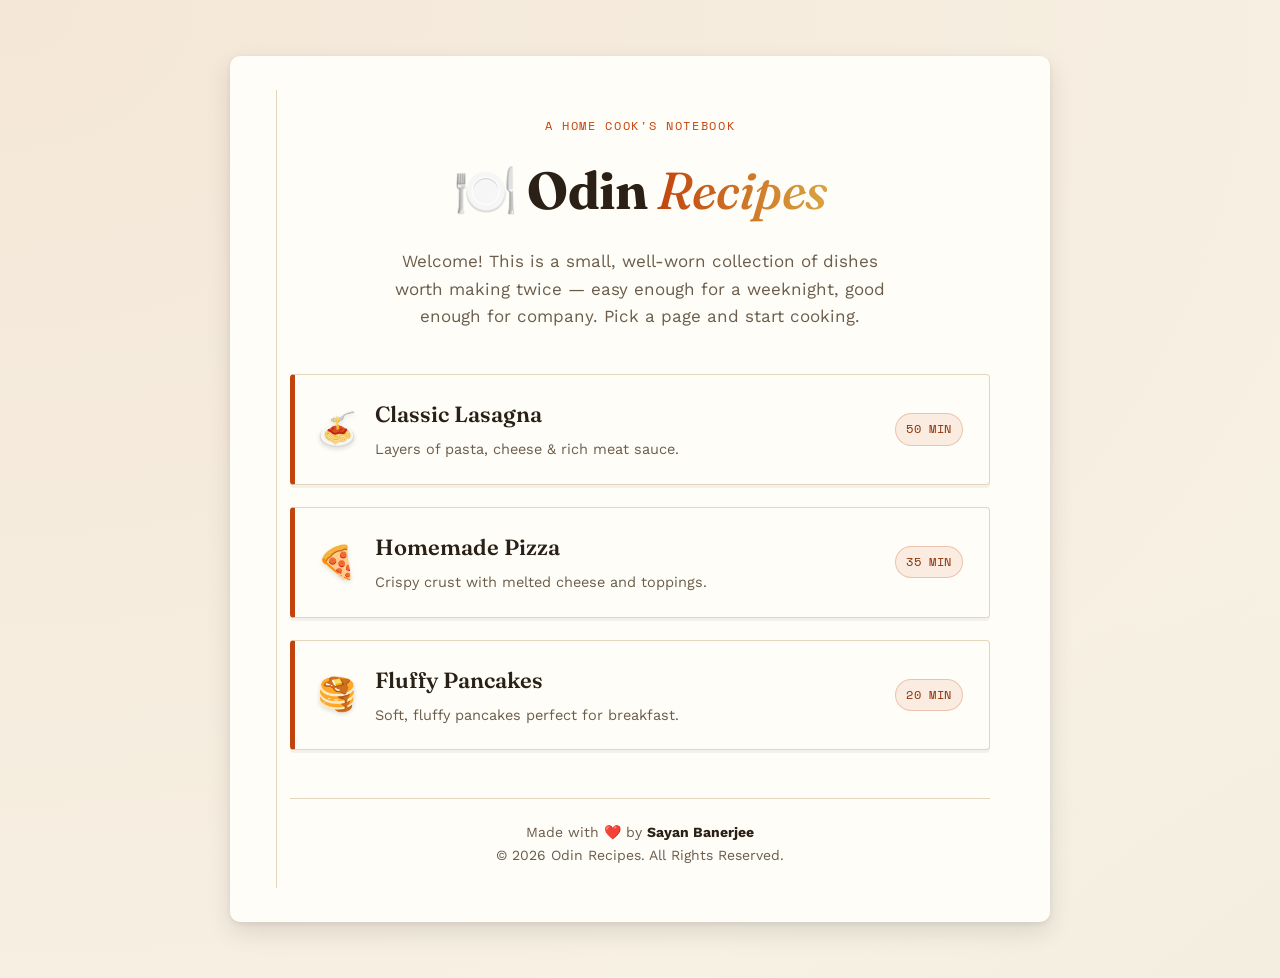
<file: index.html>
<!DOCTYPE html>
<html lang="en">
<head>
    <meta charset="UTF-8">
    <meta name="viewport" content="width=device-width, initial-scale=1.0">
    <title>Odin Recipes</title>

    <link rel="stylesheet" href="style.css">
</head>

<body>

    <div class="container">

        <header data-reveal>
            <span class="eyebrow">A Home Cook's Notebook</span>
            <h1><span class="emoji-float">🍽️</span> Odin <em>Recipes</em></h1>

            <p class="intro">
                Welcome! This is a small, well-worn collection of dishes worth
                making twice — easy enough for a weeknight, good enough for
                company. Pick a page and start cooking.
            </p>
        </header>

        <main>

            <ul class="recipe-list stagger">

                <li data-reveal>
                    <a href="recipes/lasagna.html">
                        <span class="recipe-emoji">🍝</span>
                        <span class="recipe-text">
                            <strong>Classic Lasagna</strong>
                            <small>Layers of pasta, cheese &amp; rich meat sauce.</small>
                        </span>
                        <span class="recipe-tag">50 min</span>
                    </a>
                </li>

                <li data-reveal>
                    <a href="recipes/pizza.html">
                        <span class="recipe-emoji">🍕</span>
                        <span class="recipe-text">
                            <strong>Homemade Pizza</strong>
                            <small>Crispy crust with melted cheese and toppings.</small>
                        </span>
                        <span class="recipe-tag">35 min</span>
                    </a>
                </li>

                <li data-reveal>
                    <a href="recipes/pancakes.html">
                        <span class="recipe-emoji">🥞</span>
                        <span class="recipe-text">
                            <strong>Fluffy Pancakes</strong>
                            <small>Soft, fluffy pancakes perfect for breakfast.</small>
                        </span>
                        <span class="recipe-tag">20 min</span>
                    </a>
                </li>

            </ul>

        </main>

        <footer data-reveal>
            <p>Made with ❤️ by <strong>Sayan Banerjee</strong></p>
            <p>© 2026 Odin Recipes. All Rights Reserved.</p>
        </footer>

    </div>

    <script src="script.js"></script>
</body>
</html>
</file>
<file: style.css>
/* ==================================================
   Odin Recipes — "Kitchen Notebook" design system
   A handwritten cookbook feel: torn paper, taped
   photos, and stamped stat cards.
================================================== */

@import url('https://fonts.googleapis.com/css2?family=Fraunces:ital,opsz,wght@0,9..144,400;0,9..144,600;0,9..144,700;1,9..144,500&family=Work+Sans:wght@400;500;600&family=Space+Mono:wght@400;700&display=swap');

:root{
  --paper:        #F7F1E4;
  --paper-card:   #FFFDF7;
  --ink:          #2A2016;
  --ink-soft:     #6B5D4C;
  --line:         #E3D6BC;
  --rust:         #C1440E;
  --rust-dark:    #8F3209;
  --olive:        #566B3E;
  --gold:         #D9A441;
  --shadow-card:  0 10px 24px rgba(42,32,22,.12), 0 2px 6px rgba(42,32,22,.08);
  --radius: 4px;
}

html{ scroll-behavior:smooth; }

*, *::before, *::after{ margin:0; padding:0; box-sizing:border-box; }

body{
  font-family:'Work Sans', sans-serif;
  background:
    radial-gradient(ellipse at top left, rgba(193,68,14,.06), transparent 55%),
    radial-gradient(ellipse at bottom right, rgba(86,107,62,.07), transparent 55%),
    var(--paper);
  background-size:160% 160%;
  animation:bgDrift 22s ease-in-out infinite;
  color:var(--ink);
  min-height:100vh;
  line-height:1.6;
  -webkit-font-smoothing:antialiased;
  padding:56px 20px;
}

@keyframes bgDrift{
  0%, 100%{ background-position:0% 0%; }
  50%{ background-position:100% 100%; }
}

a{ color:inherit; }
a:focus-visible, button:focus-visible{
  outline:3px solid var(--gold);
  outline-offset:3px;
}

/* ==================================================
   Scroll-reveal + stagger (paired with script.js)
================================================== */
[data-reveal]{
  opacity:0;
  transform:translateY(22px);
  transition:opacity .7s cubic-bezier(.2,.7,.2,1), transform .7s cubic-bezier(.2,.7,.2,1);
}
[data-reveal].is-visible{
  opacity:1;
  transform:translateY(0);
}

@media (prefers-reduced-motion: reduce){
  body{ animation:none; }
  .container{ animation:none; }
  [data-reveal]{ opacity:1; transform:none; transition:none; }
}

.container{
  width:100%;
  max-width:820px;
  margin:0 auto;
  background:var(--paper-card);
  border-radius:10px;
  padding:56px 60px;
  box-shadow:var(--shadow-card);
  position:relative;
  animation:riseIn .7s cubic-bezier(.2,.8,.2,1) both;
}

/* faint page-edge rule, like a notebook margin */
.container::before{
  content:"";
  position:absolute;
  top:34px; bottom:34px; left:46px;
  width:1px;
  background:var(--line);
}

@keyframes riseIn{
  from{ opacity:0; transform:translateY(18px); }
  to{ opacity:1; transform:translateY(0); }
}

/* ==================================================
   Eyebrow / labels
================================================== */
.eyebrow{
  font-family:'Space Mono', monospace;
  font-size:12px;
  letter-spacing:.14em;
  text-transform:uppercase;
  color:var(--rust);
  display:inline-block;
  margin-bottom:14px;
}

/* ==================================================
   Header
================================================== */
header{ text-align:center; margin-bottom:44px; }

h1{
  font-family:'Fraunces', serif;
  font-weight:700;
  font-size:52px;
  letter-spacing:-.01em;
  color:var(--ink);
  margin-bottom:16px;
}

h1 em{
  font-style:italic;
  font-weight:500;
  background:linear-gradient(90deg, var(--rust), var(--gold), var(--rust));
  background-size:200% auto;
  -webkit-background-clip:text;
  background-clip:text;
  color:transparent;
  animation:shine 5s linear infinite;
}

@keyframes shine{ to{ background-position:200% center; } }

.emoji-float{
  display:inline-block;
  animation:floaty 3.4s ease-in-out infinite;
}

@keyframes floaty{
  0%, 100%{ transform:translateY(0) rotate(-4deg); }
  50%{ transform:translateY(-7px) rotate(4deg); }
}

@media (prefers-reduced-motion: reduce){
  h1 em{ animation:none; }
  .emoji-float{ animation:none; }
}

.intro{
  max-width:520px;
  margin:0 auto;
  color:var(--ink-soft);
  font-size:17px;
}

/* ==================================================
   Recipe index cards (home page)
================================================== */
.recipe-list{
  list-style:none;
  display:flex;
  flex-direction:column;
  gap:22px;
}

.recipe-list li{ position:relative; }

.recipe-list a{
  position:relative;
  display:flex;
  align-items:center;
  gap:18px;
  text-decoration:none;
  background:var(--paper-card);
  border:1px solid var(--line);
  border-left:5px solid var(--rust);
  border-radius:var(--radius);
  padding:22px 26px 22px 22px;
  box-shadow:0 3px 0 rgba(42,32,22,.05);
  overflow:hidden;
  transition:transform .3s cubic-bezier(.2,.8,.2,1), box-shadow .3s ease, border-color .3s ease;
}

.recipe-list a::before{
  content:"";
  position:absolute;
  top:0; left:-60%;
  width:40%; height:100%;
  background:linear-gradient(120deg, transparent, rgba(255,255,255,.4), transparent);
  transform:skewX(-20deg);
  transition:left .65s ease;
  pointer-events:none;
}

.recipe-list a:hover::before{ left:130%; }

.recipe-list a:hover,
.recipe-list a:focus-visible{
  transform:translateY(-5px) rotate(-.3deg);
  box-shadow:0 16px 28px rgba(42,32,22,.18);
  border-left-color:var(--olive);
}

.recipe-list a:hover .recipe-emoji{
  transform:scale(1.15) rotate(-6deg);
}

.recipe-emoji{ transition:transform .3s ease; }

.recipe-emoji{
  font-size:32px;
  flex-shrink:0;
  filter:drop-shadow(0 2px 2px rgba(0,0,0,.12));
}

.recipe-text strong{
  font-family:'Fraunces', serif;
  font-weight:600;
  font-size:22px;
  display:block;
  color:var(--ink);
  margin-bottom:4px;
}

.recipe-text small{
  color:var(--ink-soft);
  font-size:14.5px;
}

.recipe-tag{
  margin-left:auto;
  flex-shrink:0;
  font-family:'Space Mono', monospace;
  font-size:11.5px;
  letter-spacing:.06em;
  text-transform:uppercase;
  color:var(--rust-dark);
  background:rgba(193,68,14,.09);
  border:1px solid rgba(193,68,14,.25);
  padding:6px 10px;
  border-radius:100px;
  white-space:nowrap;
}

/* ==================================================
   Back link (recipe pages)
================================================== */
.back{
  display:inline-flex;
  align-items:center;
  gap:6px;
  margin-bottom:30px;
  background:transparent;
  color:var(--ink-soft);
  text-decoration:none;
  padding:8px 4px;
  font-family:'Space Mono', monospace;
  font-size:13px;
  letter-spacing:.03em;
  border-bottom:1px solid transparent;
  transition:.2s;
}

.back:hover, .back:focus-visible{
  color:var(--rust);
  border-bottom-color:var(--rust);
}

.back .arrow{
  display:inline-block;
  transition:transform .25s cubic-bezier(.2,.8,.2,1);
}

.back:hover .arrow, .back:focus-visible .arrow{
  transform:translateX(-5px);
}

/* ==================================================
   Stat strip — stamped meta cards
================================================== */
.stat-strip{
  display:grid;
  grid-template-columns:repeat(4, 1fr);
  gap:12px;
  margin:32px 0 8px;
}

.stat{
  text-align:center;
  background:var(--paper);
  border:1px dashed var(--line);
  border-radius:var(--radius);
  padding:14px 8px;
  transition:transform .25s ease, border-color .25s ease;
}

.stat:hover{
  transform:translateY(-3px);
  border-color:var(--rust);
}

.stat .stat-value{
  display:block;
  font-family:'Fraunces', serif;
  font-weight:600;
  font-size:19px;
  color:var(--rust-dark);
}

.stat .stat-label{
  font-family:'Space Mono', monospace;
  font-size:10.5px;
  letter-spacing:.1em;
  text-transform:uppercase;
  color:var(--ink-soft);
}

/* ==================================================
   Photo — taped-into-the-notebook treatment
================================================== */
.photo-frame{
  position:relative;
  width:100%;
  max-width:520px;
  margin:38px auto;
}

.photo-frame img{
  display:block;
  width:100%;
  border-radius:2px;
  box-shadow:0 16px 34px rgba(42,32,22,.28);
  transform:rotate(-1deg);
  transition:transform .4s ease;
}

.photo-frame:hover img{ transform:rotate(0deg) scale(1.015); }

.tape{
  position:absolute;
  width:88px;
  height:28px;
  background:rgba(217,164,65,.55);
  box-shadow:0 2px 4px rgba(0,0,0,.12);
  border:1px solid rgba(217,164,65,.3);
}

.tape{ transition:transform .4s ease; }
.tape.tl{ top:-12px; left:8%; transform:rotate(-8deg); }
.tape.tr{ top:-12px; right:8%; transform:rotate(7deg); }

.photo-frame:hover .tape.tl{ transform:rotate(-11deg) translateY(-2px); }
.photo-frame:hover .tape.tr{ transform:rotate(10deg) translateY(-2px); }

@media (prefers-reduced-motion: reduce){
  .photo-frame img{ transition:none; }
  .tape{ transition:none; }
}

/* ==================================================
   Sections
================================================== */
section{ margin-top:38px; }

h2{
  font-family:'Fraunces', serif;
  font-weight:600;
  font-size:25px;
  color:var(--ink);
  margin-bottom:16px;
  display:flex;
  align-items:center;
  gap:10px;
}

h2::after{
  content:"";
  flex:1;
  height:1px;
  background:var(--line);
}

p{ color:var(--ink-soft); font-size:16.5px; }

/* Ingredients */
ul.ingredients{
  list-style:none;
  display:grid;
  grid-template-columns:1fr 1fr;
  gap:10px 24px;
  margin:4px 0 8px;
}

ul.ingredients li{
  font-size:15.5px;
  color:var(--ink);
  padding:9px 4px 9px 0;
  border-bottom:1px dotted var(--line);
}

/* Instructions */
ol.steps{
  list-style:none;
  counter-reset:step;
  margin:4px 0 8px;
  position:relative;
}

ol.steps li{
  counter-increment:step;
  position:relative;
  padding:2px 0 22px 46px;
  font-size:16px;
  color:var(--ink);
}

ol.steps li::before{
  content:counter(step);
  position:absolute;
  left:0; top:0;
  width:30px; height:30px;
  border-radius:50%;
  background:var(--rust);
  color:#fff;
  font-family:'Space Mono', monospace;
  font-weight:700;
  font-size:13px;
  display:flex;
  align-items:center;
  justify-content:center;
}

ol.steps li::after{
  content:"";
  position:absolute;
  left:14px; top:30px; bottom:0;
  width:2px;
  background:var(--line);
}

ol.steps li:last-child::after{ display:none; }

ol.steps li strong{ color:var(--rust-dark); }

/* ==================================================
   Footer
================================================== */
footer{
  margin-top:48px;
  text-align:center;
  color:var(--ink-soft);
  font-size:14px;
  border-top:1px solid var(--line);
  padding-top:22px;
}

footer p{ color:var(--ink-soft); font-size:14px; }
footer strong{ color:var(--ink); }

/* ==================================================
   Responsive
================================================== */
@media (max-width:640px){
  body{ padding:28px 12px; }
  .container{ padding:34px 22px; }
  .container::before{ display:none; }
  h1{ font-size:36px; }
  .stat-strip{ grid-template-columns:repeat(2, 1fr); }
  ul.ingredients{ grid-template-columns:1fr; }
  .recipe-list a{ flex-wrap:wrap; }
  .recipe-tag{ margin-left:44px; }
}
</file>
